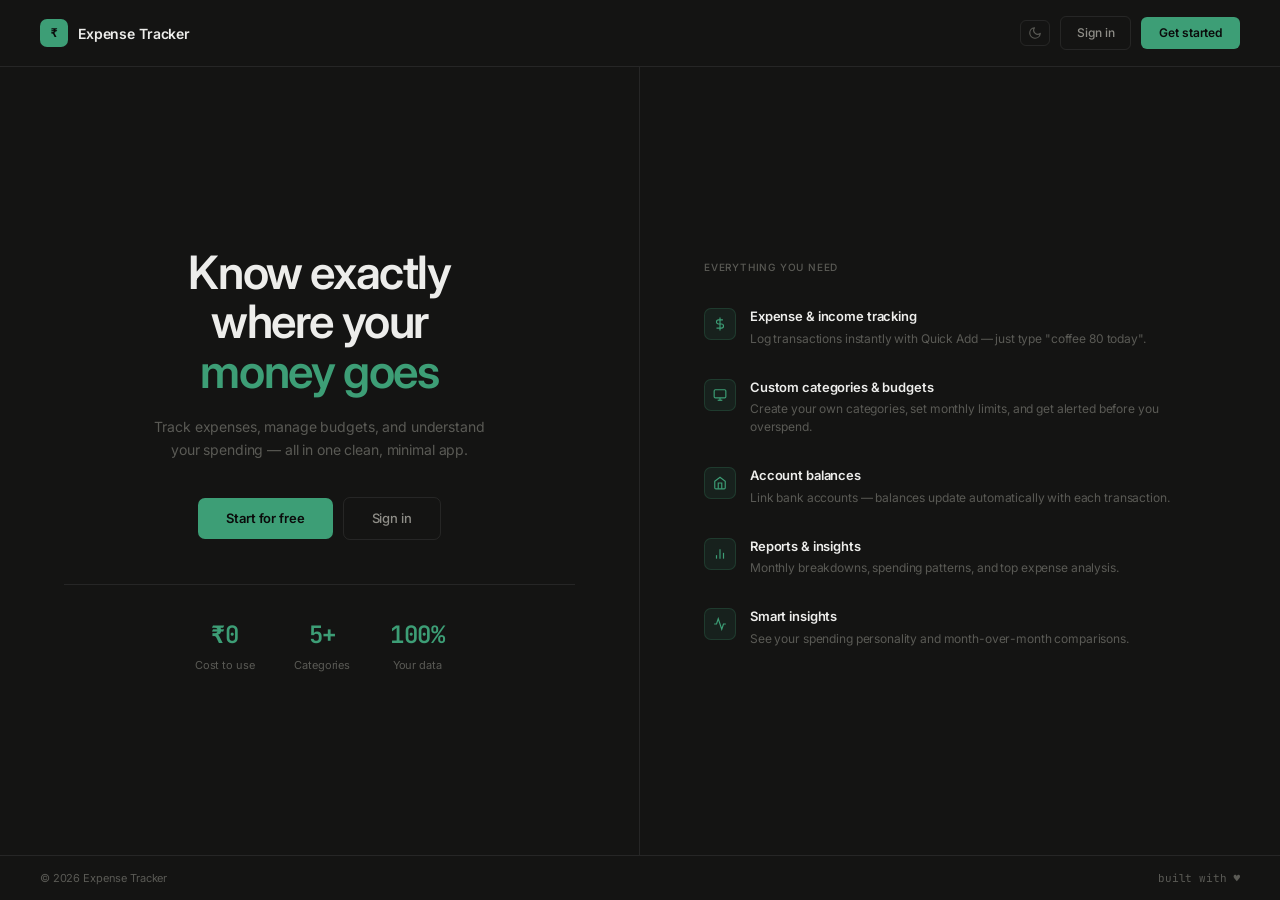
<file: templates/landing.html>
<!DOCTYPE html>
<html lang="en" data-theme="dark">
<head>
    <meta charset="UTF-8">
    <meta name="viewport" content="width=device-width, initial-scale=1.0">
    <title>Expense Tracker</title>
    <link rel="preconnect" href="https://fonts.googleapis.com">
    <link rel="preconnect" href="https://fonts.gstatic.com" crossorigin>
    <link href="https://fonts.googleapis.com/css2?family=Inter:wght@300;400;500;600&family=JetBrains+Mono:wght@400;500;600&display=swap" rel="stylesheet">
    <link rel="stylesheet" href="/static/style.css">
    <style>
        html, body {
            height: 100%;
            overflow: hidden !important;
            font-family: var(--sans);
            background: var(--bg);
            color: var(--text);
        }

        .page {
            height: 100vh;
            display: flex;
            flex-direction: column;
        }

        /* NAV */
        nav {
            display: flex;
            align-items: center;
            justify-content: space-between;
            padding: 16px 40px;
            border-bottom: 0.5px solid var(--border);
            flex-shrink: 0;
        }

        .nav-logo { display: flex; align-items: center; gap: 10px; }

        .nav-icon {
            width: 28px; height: 28px;
            background: var(--accent); border-radius: 7px;
            display: flex; align-items: center; justify-content: center;
            font-family: var(--mono); font-size: 12px; font-weight: 600; color: #0a0a0a;
        }

        .nav-title { font-size: 14px; font-weight: 600; color: var(--text); }

        .nav-right { display: flex; align-items: center; gap: 10px; }

        .nav-theme {
            background: none; border: 0.5px solid var(--border);
            border-radius: 6px; padding: 5px 7px; cursor: pointer;
            color: var(--text3); display: flex; align-items: center;
        }
        .nav-theme:hover { color: var(--text); }

        .btn-ghost {
            padding: 7px 16px; background: none;
            border: 0.5px solid var(--border); border-radius: 6px;
            font-size: 12px; font-weight: 500; color: var(--text2);
            cursor: pointer; text-decoration: none; transition: border-color 0.15s, color 0.15s;
        }
        .btn-ghost:hover { border-color: var(--accent); color: var(--accent); }

        .btn-primary {
            padding: 7px 18px; background: var(--accent); border: none;
            border-radius: 6px; font-size: 12px; font-weight: 600;
            color: #0a0a0a; cursor: pointer; text-decoration: none; transition: background 0.15s;
        }
        .btn-primary:hover { background: var(--accent2); }

        /* MAIN */
        .main {
            flex: 1;
            display: grid;
            grid-template-columns: 1fr 1fr;
            grid-template-rows: 1fr;
            min-height: 0;
        }

        /* LEFT: HERO */
        .hero {
            display: flex;
            flex-direction: column;
            justify-content: center;
            align-items: center;
            text-align: center;
            padding: 40px 64px;
            border-right: 0.5px solid var(--border);
        }

        .hero-headline {
            font-size: 46px; font-weight: 600; line-height: 1.08;
            letter-spacing: -0.03em; color: var(--text); margin-bottom: 18px;
        }
        .hero-headline span { color: var(--accent); }

        .hero-sub {
            font-size: 14px; color: var(--text3); line-height: 1.65;
            max-width: 340px; margin-bottom: 36px;
        }

        .hero-ctas { display: flex; gap: 10px; align-items: center; margin-bottom: 44px; }

        .btn-hero {
            padding: 11px 28px; background: var(--accent); border: none;
            border-radius: 7px; font-size: 13px; font-weight: 600;
            color: #0a0a0a; cursor: pointer; text-decoration: none; transition: background 0.15s;
        }
        .btn-hero:hover { background: var(--accent2); }

        .btn-hero-ghost {
            padding: 11px 28px; background: none;
            border: 0.5px solid var(--border); border-radius: 7px;
            font-size: 13px; font-weight: 500; color: var(--text2);
            cursor: pointer; text-decoration: none; transition: border-color 0.15s, color 0.15s;
        }
        .btn-hero-ghost:hover { border-color: var(--text2); color: var(--text); }

        .hero-stats {
            display: flex; gap: 40px;
            padding-top: 32px;
            border-top: 0.5px solid var(--border);
            width: 100%; justify-content: center;
        }

        .hero-stat-val {
            font-family: var(--mono); font-size: 24px; font-weight: 600;
            color: var(--accent); letter-spacing: -0.02em; margin-bottom: 4px;
        }
        .hero-stat-label { font-size: 11px; color: var(--text3); }

        /* RIGHT: FEATURES */
        .features {
            display: flex;
            flex-direction: column;
            justify-content: center;
            padding: 40px 48px;
            gap: 2px;
        }

        .features-label {
            font-size: 10px; font-weight: 500; letter-spacing: 0.08em;
            text-transform: uppercase; color: var(--text3); margin-bottom: 16px;
            padding-left: 16px;
        }

        .feature-row {
            display: flex; align-items: flex-start; gap: 14px;
            padding: 14px 16px; border-radius: 8px;
            transition: background 0.15s;
        }
        .feature-row:hover { background: var(--panel2); }

        .feature-icon {
            width: 32px; height: 32px; flex-shrink: 0;
            background: var(--accent-bg); border: 0.5px solid var(--accent-border);
            border-radius: 7px; display: flex; align-items: center;
            justify-content: center; color: var(--accent); margin-top: 1px;
        }

        .feature-title { font-size: 13px; font-weight: 600; color: var(--text); margin-bottom: 3px; }
        .feature-desc { font-size: 12px; color: var(--text3); line-height: 1.5; }

        /* FOOTER */
        footer {
            border-top: 0.5px solid var(--border);
            padding: 14px 40px;
            display: flex; align-items: center; justify-content: space-between;
            flex-shrink: 0;
        }

        .footer-left { font-size: 11px; color: var(--text3); }
        .footer-right { font-size: 11px; color: var(--text3); font-family: var(--mono); }
    </style>
</head>
<body>
<div class="page">

    <!-- NAV -->
    <nav>
        <div class="nav-logo">
            <div class="nav-icon">₹</div>
            <span class="nav-title">Expense Tracker</span>
        </div>
        <div class="nav-right">
            <button class="nav-theme" onclick="toggleTheme()">
                <svg id="theme-icon" width="14" height="14" viewBox="0 0 24 24" fill="none" stroke="currentColor" stroke-width="2" stroke-linecap="round" stroke-linejoin="round"></svg>
            </button>
            <a href="/login" class="btn-ghost">Sign in</a>
            <a href="/register" class="btn-primary">Get started</a>
        </div>
    </nav>

    <!-- MAIN -->
    <div class="main">

        <!-- LEFT: HERO -->
        <div class="hero">
            <h1 class="hero-headline">Know exactly<br>where your<br><span>money goes</span></h1>
            <p class="hero-sub">Track expenses, manage budgets, and understand your spending — all in one clean, minimal app.</p>
            <div class="hero-ctas">
                <a href="/register" class="btn-hero">Start for free</a>
                <a href="/login" class="btn-hero-ghost">Sign in</a>
            </div>
            <div class="hero-stats">
                <div>
                    <div class="hero-stat-val">₹0</div>
                    <div class="hero-stat-label">Cost to use</div>
                </div>
                <div>
                    <div class="hero-stat-val">5+</div>
                    <div class="hero-stat-label">Categories</div>
                </div>
                <div>
                    <div class="hero-stat-val">100%</div>
                    <div class="hero-stat-label">Your data</div>
                </div>
            </div>
        </div>

        <!-- RIGHT: FEATURES -->
        <div class="features">
            <div class="features-label">Everything you need</div>

            <div class="feature-row">
                <div class="feature-icon">
                    <svg width="14" height="14" viewBox="0 0 24 24" fill="none" stroke="currentColor" stroke-width="2"><line x1="12" y1="1" x2="12" y2="23"/><path d="M17 5H9.5a3.5 3.5 0 0 0 0 7h5a3.5 3.5 0 0 1 0 7H6"/></svg>
                </div>
                <div>
                    <div class="feature-title">Expense & income tracking</div>
                    <div class="feature-desc">Log transactions instantly with Quick Add — just type "coffee 80 today".</div>
                </div>
            </div>

            <div class="feature-row">
                <div class="feature-icon">
                    <svg width="14" height="14" viewBox="0 0 24 24" fill="none" stroke="currentColor" stroke-width="2"><rect x="2" y="3" width="20" height="14" rx="2"/><line x1="8" y1="21" x2="16" y2="21"/><line x1="12" y1="17" x2="12" y2="21"/></svg>
                </div>
                <div>
                    <div class="feature-title">Custom categories & budgets</div>
                    <div class="feature-desc">Create your own categories, set monthly limits, and get alerted before you overspend.</div>
                </div>
            </div>

            <div class="feature-row">
                <div class="feature-icon">
                    <svg width="14" height="14" viewBox="0 0 24 24" fill="none" stroke="currentColor" stroke-width="2"><path d="M3 9l9-7 9 7v11a2 2 0 0 1-2 2H5a2 2 0 0 1-2-2z"/><polyline points="9 22 9 12 15 12 15 22"/></svg>
                </div>
                <div>
                    <div class="feature-title">Account balances</div>
                    <div class="feature-desc">Link bank accounts — balances update automatically with each transaction.</div>
                </div>
            </div>

            <div class="feature-row">
                <div class="feature-icon">
                    <svg width="14" height="14" viewBox="0 0 24 24" fill="none" stroke="currentColor" stroke-width="2"><line x1="18" y1="20" x2="18" y2="10"/><line x1="12" y1="20" x2="12" y2="4"/><line x1="6" y1="20" x2="6" y2="14"/></svg>
                </div>
                <div>
                    <div class="feature-title">Reports & insights</div>
                    <div class="feature-desc">Monthly breakdowns, spending patterns, and top expense analysis.</div>
                </div>
            </div>

            <div class="feature-row">
                <div class="feature-icon">
                    <svg width="14" height="14" viewBox="0 0 24 24" fill="none" stroke="currentColor" stroke-width="2"><polyline points="22 12 18 12 15 21 9 3 6 12 2 12"/></svg>
                </div>
                <div>
                    <div class="feature-title">Smart insights</div>
                    <div class="feature-desc">See your spending personality and month-over-month comparisons.</div>
                </div>
            </div>
        </div>

    </div>

    <!-- FOOTER -->
    <footer>
        <div class="footer-left">© 2026 Expense Tracker</div>
        <div class="footer-right">built with ♥</div>
    </footer>

</div>

<script>
    const saved = localStorage.getItem('theme') || 'dark';
    document.documentElement.setAttribute('data-theme', saved);
    updateThemeIcon(saved === 'dark');

    function updateThemeIcon(isDark) {
        const icon = document.getElementById('theme-icon');
        if (!icon) return;
        if (isDark) {
            icon.innerHTML = '<path d="M21 12.79A9 9 0 1 1 11.21 3 7 7 0 0 0 21 12.79z"/>';
        } else {
            icon.innerHTML = '<circle cx="12" cy="12" r="5"/><line x1="12" y1="1" x2="12" y2="3"/><line x1="12" y1="21" x2="12" y2="23"/><line x1="4.22" y1="4.22" x2="5.64" y2="5.64"/><line x1="18.36" y1="18.36" x2="19.78" y2="19.78"/><line x1="1" y1="12" x2="3" y2="12"/><line x1="21" y1="12" x2="23" y2="12"/><line x1="4.22" y1="19.78" x2="5.64" y2="18.36"/><line x1="18.36" y1="5.64" x2="19.78" y2="4.22"/>';
        }
    }

    function toggleTheme() {
        const html = document.documentElement;
        const next = html.getAttribute('data-theme') === 'dark' ? 'light' : 'dark';
        html.setAttribute('data-theme', next);
        localStorage.setItem('theme', next);
        updateThemeIcon(next === 'dark');
    }
</script>
</body>
</html>
</file>
<file: static/style.css>
@import url('https://fonts.googleapis.com/css2?family=JetBrains+Mono:wght@400;500;600&family=Inter:wght@400;500;600&display=swap');

:root {
    --bg: #f7f6f3;
    --panel: #ffffff;
    --panel2: #f3f2ef;
    --panel3: #eceae4;
    --border: rgba(0,0,0,0.09);
    --border2: rgba(0,0,0,0.06);
    --accent: #1a7f5a;
    --accent2: #15694a;
    --accent-bg: #eef6f1;
    --accent-border: rgba(26,127,90,0.2);
    --danger: #c0392b;
    --danger-bg: #fdf0ee;
    --warning: #b07800;
    --warning-bg: #fdf6e3;
    --success: #1a7f5a;
    --income: #1a7f5a;
    --income-bg: rgba(26,127,90,0.08);
    --income-border: rgba(26,127,90,0.2);
    --text: #111110;
    --text2: #605f5b;
    --text3: #a0a09a;
    --font: 'Inter', -apple-system, BlinkMacSystemFont, sans-serif;
    --mono: 'JetBrains Mono', 'Fira Code', monospace;
    --sans: 'Inter', -apple-system, BlinkMacSystemFont, sans-serif;
    --radius: 8px;
    --radius-lg: 12px;
}

[data-theme="dark"] {
    --bg: #141413;
    --panel: #1c1c1b;
    --panel2: #242422;
    --panel3: #2c2c2a;
    --border: rgba(255,255,255,0.08);
    --border2: rgba(255,255,255,0.05);
    --accent: #3d9e76;
    --accent2: #348a66;
    --accent-bg: rgba(61,158,118,0.1);
    --accent-border: rgba(61,158,118,0.2);
    --danger: #d95f52;
    --danger-bg: rgba(217,95,82,0.1);
    --warning: #c9972a;
    --warning-bg: rgba(201,151,42,0.1);
    --success: #3d9e76;
    --income: #3d9e76;
    --income-bg: rgba(61,158,118,0.1);
    --income-border: rgba(61,158,118,0.2);
    --text: #ededeb;
    --text2: #8f8e88;
    --text3: #5a5a55;
    --font: 'Inter', -apple-system, BlinkMacSystemFont, sans-serif;
    --mono: 'JetBrains Mono', 'Fira Code', monospace;
    --sans: 'Inter', -apple-system, BlinkMacSystemFont, sans-serif;
    --radius: 8px;
    --radius-lg: 12px;
}
* { margin: 0; padding: 0; box-sizing: border-box; }

html, body {
    height: 100%;
    overflow: hidden;
    font-family: var(--sans);
    background: var(--bg);
    color: var(--text);
    font-size: 13px;
    line-height: 1.5;
    letter-spacing: -0.01em;
    -webkit-font-smoothing: antialiased;
}

.app {
    display: grid;
    grid-template-rows: 48px 40px 38px 1fr;
    height: 100vh;
    overflow: hidden;
}

/* ===== TOPBAR ===== */
.topbar {
    height: 48px;
    background: var(--panel);
    border-bottom: 0.5px solid var(--border);
    display: flex;
    align-items: center;
    justify-content: space-between;
    padding: 0 20px;
    position: sticky;
    top: 0;
    z-index: 100;
    gap: 10px;
}

.topbar-left { display: flex; align-items: center; gap: 10px; }

.app-icon {
    width: 26px;
    height: 26px;
    background: var(--accent);
    border-radius: 7px;
    display: flex;
    align-items: center;
    justify-content: center;
    font-size: 12px;
    font-weight: 600;
    color: white;
    letter-spacing: -0.05em;
    flex-shrink: 0;
}

.app-title { font-size: 13px; font-weight: 500; letter-spacing: -0.02em; color: var(--text); }
.topbar-right { display: flex; align-items: center; gap: 8px; }

.topbar-btn {
    height: 28px;
    padding: 0 11px;
    border: 0.5px solid var(--border);
    border-radius: var(--radius);
    background: transparent;
    color: var(--text2);
    font-size: 12px;
    font-weight: 400;
    font-family: var(--sans);
    cursor: pointer;
    text-decoration: none;
    display: inline-flex;
    align-items: center;
    gap: 6px;
    transition: all 0.15s;
    white-space: nowrap;
}

.topbar-btn:hover { background: var(--panel2); color: var(--text); }

.theme-btn { font-size: 14px; padding: 0 8px; }

/* ===== NLBAR ===== */
.nlbar {
    background: var(--panel);
    border-bottom: 0.5px solid var(--border);
    display: flex;
    align-items: center;
    gap: 8px;
    padding: 5px 20px;
}

.nl-label {
    font-size: 11px;
    font-weight: 500;
    letter-spacing: 0.04em;
    text-transform: uppercase;
    color: var(--text3);
    white-space: nowrap;
}

.nl-input {
    flex: 1;
    max-width: 340px;
    height: 28px;
    padding: 0 10px;
    background: var(--panel2);
    border: 0.5px solid var(--border);
    border-radius: var(--radius);
    color: var(--text);
    font-size: 12px;
    font-family: var(--sans);
    outline: none;
    transition: border-color 0.15s;
}

.nl-input:focus { border-color: var(--accent); }
.nl-input::placeholder { color: var(--text3); }

.nl-btn {
    height: 28px;
    padding: 0 12px;
    background: var(--accent);
    border: none;
    border-radius: var(--radius);
    color: white;
    font-size: 12px;
    font-weight: 500;
    cursor: pointer;
    font-family: var(--sans);
    transition: opacity 0.15s;
}

.nl-btn:hover { opacity: 0.85; }
.nl-hint { font-size: 11px; color: var(--text3); }
.nl-hint span { color: var(--accent); }

/* ===== TABBAR ===== */
.tabbar {
    background: var(--panel);
    border-bottom: 0.5px solid var(--border);
    display: flex;
    align-items: stretch;
    padding: 0 20px;
    gap: 0;
}

.tab {
    padding: 0 14px;
    font-size: 12px;
    font-weight: 400;
    color: var(--text3);
    cursor: pointer;
    border-bottom: 1.5px solid transparent;
    display: flex;
    align-items: center;
    gap: 6px;
    transition: all 0.15s;
    background: none;
    border-top: none;
    border-left: none;
    border-right: none;
    font-family: var(--sans);
    white-space: nowrap;
}

.tab:hover { color: var(--text2); }
.tab.active { color: var(--text); font-weight: 500; border-bottom-color: var(--accent); }

.tab-count {
    display: inline-flex;
    align-items: center;
    justify-content: center;
    min-width: 16px;
    height: 16px;
    padding: 0 4px;
    background: var(--panel2);
    border: 0.5px solid var(--border);
    border-radius: 4px;
    font-size: 10px;
    font-weight: 500;
    color: var(--text3);
    font-family: var(--mono);
}

.content { overflow: hidden; position: relative; }
.tab-panel { display: none; height: 100%; overflow: hidden; }
.tab-panel.active { display: block; height: 100%; }

/* ===== OVERVIEW ===== */
.overview-grid {
    display: grid;
    grid-template-columns: 1fr 1fr 1fr;
    grid-template-rows: auto minmax(240px, 1fr) auto;
    grid-template-areas:
        "income   expenses  net"
        "chart    chart     insights"
        "activity activity  compare";
    gap: 12px;
    padding: 16px;
    overflow-y: auto;
    height: 100%;
    background: var(--bg);
    box-sizing: border-box;
}

.overview-grid::-webkit-scrollbar { width: 4px; }
.overview-grid::-webkit-scrollbar-thumb { background: var(--border2); border-radius: 2px; }

/* Overview grid areas */
.ov-income   { grid-area: income; }
.ov-expenses { grid-area: expenses; }
.ov-net      { grid-area: net; }
.ov-chart    { grid-area: chart; display: flex; flex-direction: column; min-height: 0; }
.ov-insights { grid-area: insights; display: flex; flex-direction: column; overflow: hidden; }
.ov-activity { grid-area: activity; display: flex; flex-direction: column; overflow: hidden; }
.ov-compare  { grid-area: compare; }

/* Stat card content */
.ov-stat-wrap { padding: 18px 20px; }
.ov-stat-label {
    font-size: 10px;
    font-weight: 500;
    letter-spacing: 0.07em;
    text-transform: uppercase;
    color: var(--text3);
    margin-bottom: 10px;
}
.ov-stat-value {
    font-family: var(--mono);
    font-size: 26px;
    font-weight: 500;
    letter-spacing: -0.02em;
    line-height: 1;
    margin-bottom: 6px;
}
.ov-stat-sub { font-size: 11px; color: var(--text3); }
.ov-default-acct {
    margin-top: 10px;
    padding-top: 10px;
    border-top: 0.5px solid var(--border);
    font-size: 11px;
    color: var(--text2);
    display: flex;
    align-items: center;
    gap: 5px;
    font-family: var(--mono);
}
.ov-default-dot {
    width: 6px;
    height: 6px;
    border-radius: 50%;
    background: var(--accent);
    flex-shrink: 0;
}

/* Default account badge in accounts table */
.default-badge {
    display: inline-block;
    margin-left: 6px;
    padding: 1px 6px;
    background: var(--accent-bg);
    border: 0.5px solid var(--accent-border);
    border-radius: 3px;
    font-size: 10px;
    font-weight: 500;
    letter-spacing: 0.04em;
    color: var(--accent);
    text-transform: uppercase;
    vertical-align: middle;
}

/* Chart card body */
.ov-chart-body {
    flex: 1;
    display: flex;
    align-items: center;
    justify-content: center;
    padding: 16px;
    min-height: 0;
}
.ov-chart-body canvas { max-width: 220px; max-height: 220px; }

/* Scrollable inner bodies */
.ov-insights-scroll,
.ov-activity-scroll {
    flex: 1;
    overflow-y: auto;
    min-height: 0;
}
.ov-insights-scroll::-webkit-scrollbar,
.ov-activity-scroll::-webkit-scrollbar { width: 3px; }
.ov-insights-scroll::-webkit-scrollbar-thumb,
.ov-activity-scroll::-webkit-scrollbar-thumb { background: var(--border2); border-radius: 2px; }

.stat-block {
    padding: 16px 20px;
    display: flex;
    flex-direction: column;
    justify-content: space-between;
}

.stat-block.accent-left { border-left: 2px solid var(--accent); }

.stat-key {
    font-size: 11px;
    font-weight: 500;
    letter-spacing: 0.05em;
    text-transform: uppercase;
    color: var(--text3);
    margin-bottom: 6px;
}

.stat-val {
    font-size: 26px;
    font-weight: 500;
    letter-spacing: -0.03em;
    color: var(--text);
    line-height: 1;
    margin-bottom: 4px;
}

.stat-sub { font-size: 11px; color: var(--text3); }

.insight-block {
    grid-column: 4;
    grid-row: 1 / 4;
    border-left: 0.5px solid var(--border);
    background: var(--panel) !important;
    display: flex;
    flex-direction: column;
    overflow: hidden;
}

.block-header {
    padding: 10px 16px;
    border-bottom: 0.5px solid var(--border);
    font-size: 11px;
    font-weight: 500;
    letter-spacing: 0.05em;
    text-transform: uppercase;
    color: var(--text3);
    display: flex;
    justify-content: space-between;
    align-items: center;
    flex-shrink: 0;
}

.block-body {
    flex: 1;
    overflow-y: auto;
    padding: 4px 0;
}

.block-body::-webkit-scrollbar { width: 3px; }
.block-body::-webkit-scrollbar-thumb { background: var(--border2); border-radius: 2px; }

.personality-row {
    padding: 12px 16px;
    border-bottom: 0.5px solid var(--border);
    display: flex;
    align-items: center;
    gap: 10px;
}

.personality-icon { font-size: 20px; flex-shrink: 0; }
.personality-info {}
.personality-title { font-size: 12px; font-weight: 500; color: var(--text); }
.personality-desc { font-size: 11px; color: var(--text2); margin-top: 2px; line-height: 1.4; }

.streak-row {
    padding: 10px 16px;
    border-bottom: 0.5px solid var(--border);
    display: flex;
    justify-content: space-between;
    align-items: center;
}

.streak-label { font-size: 12px; color: var(--text2); }
.streak-val { font-family: var(--mono); font-size: 14px; color: var(--accent); font-weight: 500; }

.insight-row {
    padding: 8px 16px;
    border-bottom: 0.5px solid var(--border);
    display: flex;
    gap: 8px;
    align-items: flex-start;
}

.insight-row:last-child { border-bottom: none; }
.insight-bullet { width: 4px; height: 4px; border-radius: 50%; background: var(--accent); margin-top: 6px; flex-shrink: 0; }
.insight-text { font-size: 12px; color: var(--text2); line-height: 1.5; }

.chart-block {
    grid-column: 1 / 3;
    grid-row: 2;
    display: flex;
    flex-direction: column;
}

.chart-inner {
    flex: 1;
    padding: 12px 20px;
    display: flex;
    align-items: center;
    justify-content: center;
}

.activity-block {
    grid-column: 3;
    grid-row: 2 / 4;
    display: flex;
    flex-direction: column;
    border-left: 0.5px solid var(--border);
}

.activity-item {
    padding: 9px 16px;
    border-bottom: 0.5px solid var(--border);
    display: flex;
    justify-content: space-between;
    align-items: center;
    gap: 12px;
    transition: background 0.1s;
}

.activity-item:hover { background: var(--panel2); }
.activity-name { font-size: 12px; color: var(--text); font-weight: 500; }
.activity-date { font-size: 11px; color: var(--text3); font-family: var(--mono); }
.activity-amount { font-family: var(--mono); font-size: 12px; font-weight: 500; white-space: nowrap; }

.compare-block {
    grid-column: 1 / 3;
    grid-row: 3;
    display: flex;
    flex-direction: column;
}

.compare-inner {
    flex: 1;
    padding: 10px 20px;
    display: flex;
    align-items: center;
    gap: 24px;
}

.compare-month { flex: 1; }
.compare-label { font-size: 10px; color: var(--text3); letter-spacing: 0.6px; text-transform: uppercase; margin-bottom: 6px; }
.compare-bar-wrap { height: 3px; background: var(--panel3); border-radius: 2px; overflow: hidden; margin-bottom: 4px; }
.compare-bar { height: 100%; background: var(--accent); border-radius: 2px; transition: width 0.6s ease; }
.compare-bar.prev { background: var(--text3); }
.compare-val { font-family: var(--mono); font-size: 12px; color: var(--text); }

.compare-diff {
    font-size: 11px;
    padding: 3px 8px;
    border-radius: var(--radius);
    font-family: var(--mono);
    white-space: nowrap;
}

.diff-up { background: var(--danger-bg); color: var(--danger); }
.diff-down { background: var(--accent-bg); color: var(--accent); }
.diff-same { background: var(--panel2); color: var(--text3); }

/* ===== EXPENSES ===== */
.expenses-layout {
    display: grid;
    grid-template-columns: 220px 1fr;
    gap: 12px;
    padding: 16px;
    height: 100%;
    background: var(--bg);
    overflow: hidden;
}

.exp-sidebar {
    background: var(--panel);
    display: flex;
    flex-direction: column;
    overflow: hidden;
}

.exp-form {
    display: flex;
    flex-direction: column;
    gap: 8px;
    padding: 12px;
    border-bottom: 0.5px solid var(--border);
    flex-shrink: 0;
    overflow-y: auto;
}

.exp-form::-webkit-scrollbar { width: 3px; }
.exp-form::-webkit-scrollbar-thumb { background: var(--border2); border-radius: 2px; }

.field-group { display: flex; flex-direction: column; gap: 4px; }

.field-lbl {
    font-size: 11px;
    font-weight: 500;
    letter-spacing: 0.04em;
    text-transform: uppercase;
    color: var(--text3);
    margin-top: 12px;
}

.field-group:first-of-type .field-lbl { margin-top: 0; }

.field-input {
    height: 32px;
    padding: 0 10px;
    background: var(--panel2);
    border: 0.5px solid var(--border);
    border-radius: var(--radius);
    color: var(--text);
    font-size: 12px;
    font-family: var(--sans);
    width: 100%;
    transition: border-color 0.15s;
    appearance: auto;
}

.field-input:focus { outline: none; border-color: var(--accent); }
.field-input::placeholder { color: var(--text3); }

.add-btn {
    width: 100%;
    height: 32px;
    margin-top: 14px;
    background: var(--accent);
    color: white;
    border: none;
    border-radius: var(--radius);
    font-size: 12px;
    font-weight: 500;
    font-family: var(--sans);
    cursor: pointer;
    transition: opacity 0.15s;
}

.add-btn:hover { opacity: 0.85; }

.exp-main { background: var(--bg); display: flex; flex-direction: column; overflow: hidden; }

.exp-filterbar {
    padding: 7px 16px;
    border-bottom: 0.5px solid var(--border);
    display: flex;
    gap: 8px;
    align-items: center;
    flex-shrink: 0;
    background: var(--panel);
}

.exp-filterbar form { display: contents; }

.filter-input {
    flex: 1;
    height: 28px;
    padding: 0 10px;
    background: var(--panel2);
    border: 0.5px solid var(--border);
    border-radius: var(--radius);
    color: var(--text);
    font-size: 12px;
    font-family: var(--sans);
    min-width: 0;
    outline: none;
    transition: border-color 0.15s;
}

.filter-input:focus { border-color: var(--accent); }
.filter-input::placeholder { color: var(--text3); }

.filter-submit {
    height: 28px;
    padding: 0 11px;
    background: var(--panel2);
    border: 0.5px solid var(--border);
    color: var(--text2);
    border-radius: var(--radius);
    font-size: 12px;
    font-family: var(--sans);
    cursor: pointer;
    white-space: nowrap;
    transition: all 0.15s;
}

.filter-submit:hover { border-color: var(--accent); color: var(--accent); }
.filter-clear { font-size: 12px; color: var(--text3); text-decoration: none; padding: 0 8px; display: inline-flex; align-items: center; height: 28px; }
.filter-clear:hover { color: var(--text2); }

.exp-table-wrap { flex: 1; overflow-y: auto; }
.exp-table-wrap::-webkit-scrollbar { width: 3px; }
.exp-table-wrap::-webkit-scrollbar-thumb { background: var(--border2); border-radius: 2px; }

table { width: 100%; border-collapse: collapse; }

thead th {
    padding: 7px 16px;
    font-size: 10px;
    font-weight: 500;
    letter-spacing: 0.07em;
    text-transform: uppercase;
    color: var(--text3);
    text-align: left;
    border-bottom: 0.5px solid var(--border);
    background: var(--panel);
    position: sticky;
    top: 0;
}

tbody tr { border-bottom: 0.5px solid var(--border); transition: background 0.1s; }
tbody tr:hover td { background: var(--panel2); }
tbody td { padding: 9px 16px; font-size: 12px; vertical-align: middle; }

.td-name { font-weight: 500; color: var(--text); }
.td-amount { font-family: var(--mono); color: var(--accent); font-weight: 500; font-size: 12px; text-align: right; }
.td-date { font-family: var(--mono); font-size: 11px; color: var(--text3); }
.td-actions { text-align: right; white-space: nowrap; }

.row-edit {
    height: 24px;
    padding: 0 9px;
    background: transparent;
    border: 0.5px solid var(--border);
    color: var(--text3);
    border-radius: var(--radius);
    font-size: 11px;
    font-weight: 400;
    cursor: pointer;
    text-decoration: none;
    margin-right: 4px;
    transition: all 0.15s;
    font-family: var(--sans);
    display: inline-flex;
    align-items: center;
}

.row-edit:hover { background: var(--panel2); color: var(--text); }

.row-del {
    height: 24px;
    padding: 0 9px;
    background: transparent;
    border: 0.5px solid var(--border);
    color: var(--text3);
    border-radius: var(--radius);
    font-size: 11px;
    font-weight: 400;
    cursor: pointer;
    transition: all 0.15s;
    font-family: var(--sans);
    display: inline-flex;
    align-items: center;
}

.row-del:hover { border-color: var(--danger); color: var(--danger); background: var(--danger-bg); }

/* ===== BADGES ===== */
.badge {
    display: inline-flex;
    align-items: center;
    height: 18px;
    padding: 0 6px;
    border-radius: 4px;
    font-size: 10px;
    font-weight: 500;
    letter-spacing: 0.04em;
    text-transform: uppercase;
    border: 0.5px solid transparent;
}

/* Light mode badge defaults */
.badge-food { background: #fef3e2; color: #92600a; border-color: rgba(146,96,10,0.2); }
.badge-transport { background: #e8f0fe; color: #1a56b0; border-color: rgba(26,86,176,0.2); }
.badge-shopping { background: #f3e8ff; color: #7c3aed; border-color: rgba(124,58,237,0.2); }
.badge-health { background: #e6f4ea; color: #1a6b35; border-color: rgba(26,107,53,0.2); }
.badge-other { background: var(--panel2); color: var(--text3); border-color: var(--border); }

/* Dark mode badge overrides */
[data-theme="dark"] .badge-food { background: #2d1f0a; color: #e8a040; border-color: rgba(232,160,64,0.2); }
[data-theme="dark"] .badge-transport { background: #0a1f2d; color: #4098e8; border-color: rgba(64,152,232,0.2); }
[data-theme="dark"] .badge-shopping { background: #1f0a2d; color: #a040e8; border-color: rgba(160,64,232,0.2); }
[data-theme="dark"] .badge-health { background: #0a2d1a; color: #40c870; border-color: rgba(64,200,112,0.2); }
[data-theme="dark"] .badge-other { background: var(--panel2); color: var(--text3); border-color: var(--border); }

.recurring-tag {
    font-size: 10px;
    font-family: var(--mono);
    color: var(--accent);
    background: var(--accent-bg);
    border: 0.5px solid var(--accent-border);
    padding: 1px 5px;
    border-radius: 3px;
    margin-left: 5px;
}

.no-data { text-align: center; padding: 48px; color: var(--text3); font-size: 12px; }

/* ===== BUDGET ===== */
.budget-layout {
    display: grid;
    grid-template-columns: 1fr 1fr;
    gap: 12px;
    padding: 16px;
    height: 100%;
    background: var(--bg);
    overflow-y: auto;
}

.budget-layout::-webkit-scrollbar { width: 4px; }
.budget-layout::-webkit-scrollbar-thumb { background: var(--border2); border-radius: 2px; }

.budget-block { display: flex; flex-direction: column; overflow: hidden; }

.budget-list { flex: 1; overflow-y: auto; padding: 4px 0; }
.budget-list::-webkit-scrollbar { width: 3px; }
.budget-list::-webkit-scrollbar-thumb { background: var(--border2); border-radius: 2px; }

.budget-row { padding: 10px 16px; border-bottom: 0.5px solid var(--border); }
.budget-row:last-child { border-bottom: none; }
.budget-row-top { display: flex; justify-content: space-between; align-items: center; margin-bottom: 6px; }
.budget-cat { font-size: 12px; font-weight: 500; color: var(--text); }
.budget-vals { font-family: var(--mono); font-size: 11px; color: var(--text2); }

.budget-bar-wrap { height: 3px; background: var(--panel3); border-radius: 2px; overflow: hidden; }
.budget-bar { height: 100%; border-radius: 2px; transition: width 0.6s ease; }
.budget-bar.ok { background: var(--accent); }
.budget-bar.warn { background: var(--warning); }
.budget-bar.over { background: var(--danger); }

.budget-pct { font-family: var(--mono); font-size: 10px; margin-top: 3px; }
.pct-ok { color: var(--accent); }
.pct-warn { color: var(--warning); }
.pct-over { color: var(--danger); }

.budget-form {
    padding: 10px 16px;
    border-top: 0.5px solid var(--border);
    display: flex;
    gap: 8px;
    align-items: center;
    background: var(--panel);
    flex-shrink: 0;
}

.budget-form select,
.budget-form input {
    padding: 5px 8px;
    background: var(--panel2);
    border: 0.5px solid var(--border);
    border-radius: var(--radius);
    color: var(--text);
    font-size: 12px;
    font-family: var(--sans);
}

.budget-form select:focus,
.budget-form input:focus { outline: none; border-color: var(--accent); }

.budget-submit {
    height: 30px;
    padding: 0 14px;
    background: var(--accent);
    color: white;
    border: none;
    border-radius: var(--radius);
    font-size: 12px;
    font-weight: 500;
    font-family: var(--sans);
    cursor: pointer;
    transition: opacity 0.15s;
}

.budget-submit:hover { opacity: 0.85; }

.afford-block { display: flex; flex-direction: column; overflow: hidden; }

.afford-form {
    padding: 12px 16px;
    border-bottom: 0.5px solid var(--border);
    display: flex;
    flex-direction: column;
    gap: 8px;
    flex-shrink: 0;
}

.afford-row { display: flex; gap: 8px; }

.afford-input {
    flex: 1;
    padding: 7px 10px;
    background: var(--panel2);
    border: 0.5px solid var(--border);
    border-radius: var(--radius);
    color: var(--text);
    font-size: 12px;
    font-family: var(--sans);
}

.afford-input:focus { outline: none; border-color: var(--accent); }
.afford-input::placeholder { color: var(--text3); }

.afford-btn {
    height: 32px;
    padding: 0 14px;
    background: var(--accent);
    color: white;
    border: none;
    border-radius: var(--radius);
    font-size: 12px;
    font-weight: 500;
    font-family: var(--sans);
    cursor: pointer;
    white-space: nowrap;
    transition: opacity 0.15s;
}

.afford-btn:hover { opacity: 0.85; }

.afford-result { flex: 1; overflow-y: auto; padding: 12px 16px; display: none; flex-direction: column; gap: 10px; }
.afford-result.show { display: flex; }

.afford-goal-title { font-size: 12px; font-weight: 500; color: var(--text); padding-bottom: 8px; border-bottom: 0.5px solid var(--border); }

.afford-timeline {
    display: flex;
    align-items: center;
    gap: 12px;
    padding: 10px 12px;
    background: var(--accent-bg);
    border: 0.5px solid var(--accent-border);
    border-radius: var(--radius-lg);
}

.afford-time-val { font-family: var(--mono); font-size: 20px; font-weight: 500; color: var(--accent); }
.afford-time-label { font-size: 11px; color: var(--text2); }

.afford-plans-head {
    font-size: 10px;
    font-weight: 500;
    letter-spacing: 0.8px;
    text-transform: uppercase;
    color: var(--text3);
}

.afford-plan-row {
    display: flex;
    justify-content: space-between;
    align-items: center;
    padding: 8px 10px;
    background: var(--panel2);
    border: 0.5px solid var(--border);
    border-radius: var(--radius);
}

.afford-plan-desc { font-size: 12px; color: var(--text2); }
.afford-plan-time { font-family: var(--mono); font-size: 12px; color: var(--accent); }

/* ===== REPORTS ===== */
.reports-layout {
    display: flex;
    flex-direction: column;
    height: 100%;
    overflow-y: auto;
    background: var(--bg);
    padding: 16px;
    gap: 12px;
}

.reports-layout::-webkit-scrollbar { width: 4px; }
.reports-layout::-webkit-scrollbar-thumb { background: var(--border2); border-radius: 2px; }

.reports-top-row {
    display: grid;
    grid-template-columns: 1fr 1fr 1fr;
    gap: 12px;
}

.reports-mid-row {
    display: grid;
    grid-template-columns: 1fr 1fr;
    gap: 12px;
}

.reports-bottom-row {
    display: grid;
    grid-template-columns: 1fr 1fr;
    gap: 12px;
    padding-bottom: 4px;
    flex: 1;
    min-height: 0;
}

.reports-bottom-row .report-card {
    min-height: 0;
}

.report-card {
    background: var(--panel);
    border: 0.5px solid var(--border);
    border-radius: var(--radius-lg);
    overflow: hidden;
    display: flex;
    flex-direction: column;
    scrollbar-width: none;
}

.report-card::-webkit-scrollbar { display: none; }

.report-card-header {
    padding: 9px 14px;
    border-bottom: 0.5px solid var(--border);
    font-size: 10px;
    font-weight: 500;
    letter-spacing: 0.07em;
    text-transform: uppercase;
    color: var(--text3);
    display: flex;
    justify-content: space-between;
    align-items: center;
}

.report-card-body {
    padding: 12px 14px;
    flex: 1;
}

.report-card-body.no-pad { padding: 0; }

.report-big-number {
    font-size: 24px;
    font-weight: 500;
    letter-spacing: -0.03em;
    color: var(--text);
    line-height: 1;
    margin-bottom: 3px;
}

.report-big-label { font-size: 12px; color: var(--text3); }

.report-two-col { display: grid; grid-template-columns: 1fr 1fr; gap: 12px; }

.report-two-col-label {
    font-size: 10px;
    font-weight: 500;
    letter-spacing: 0.06em;
    text-transform: uppercase;
    color: var(--text3);
    margin-bottom: 6px;
}

.report-two-col-val {
    font-size: 20px;
    font-weight: 500;
    letter-spacing: -0.02em;
    color: var(--text);
}

.report-list-row {
    display: flex;
    align-items: center;
    justify-content: space-between;
    padding: 9px 16px;
    border-bottom: 0.5px solid var(--border2);
    gap: 8px;
    transition: background 0.1s;
}

.report-list-row:last-child { border-bottom: none; }
.report-list-row:hover { background: var(--panel2); }

.report-list-name { font-size: 12px; color: var(--text); font-weight: 500; flex: 1; }
.report-list-date { font-size: 11px; color: var(--text3); font-family: var(--mono); }
.report-list-val { font-size: 12px; font-family: var(--mono); font-weight: 500; color: var(--text); white-space: nowrap; }

.report-cat-row {
    display: flex;
    align-items: center;
    gap: 10px;
    padding: 9px 16px;
    border-bottom: 0.5px solid var(--border2);
    transition: background 0.1s;
}

.report-cat-row:last-child { border-bottom: none; }
.report-cat-row:hover { background: var(--panel2); }
.report-cat-bar-wrap { flex: 1; height: 3px; background: var(--panel3); border-radius: 2px; overflow: hidden; }
.report-cat-bar { height: 3px; background: var(--accent); border-radius: 2px; }
.report-cat-val { font-size: 11px; font-family: var(--mono); color: var(--text2); white-space: nowrap; min-width: 60px; text-align: right; }

.report-chart-wrap { padding: 12px 16px; height: 200px; position: relative; flex: 1; min-height: 0; }

/* ===== TOAST ===== */
.toast {
    position: fixed;
    bottom: 20px;
    right: 20px;
    background: var(--panel);
    border: 0.5px solid var(--accent-border);
    border-radius: var(--radius-lg);
    padding: 10px 16px;
    font-size: 12px;
    color: var(--text);
    display: flex;
    align-items: center;
    gap: 8px;
    z-index: 9999;
    transform: translateY(60px);
    opacity: 0;
    transition: all 0.25s cubic-bezier(0.34,1.56,0.64,1);
    pointer-events: none;
    box-shadow: 0 4px 16px rgba(0,0,0,0.1);
}

[data-theme="dark"] .toast { box-shadow: 0 4px 20px rgba(0,0,0,0.5); }

.toast.show { transform: translateY(0); opacity: 1; }
.toast-dot { width: 6px; height: 6px; border-radius: 50%; background: var(--accent); flex-shrink: 0; }

.toast-income { border-color: var(--income-border); }
.toast-income .toast-dot { background: var(--income); }
.toast-expense { border-color: rgba(192,57,43,0.25); }
.toast-expense .toast-dot { background: var(--danger); }
[data-theme="dark"] .toast-expense { border-color: rgba(217,95,82,0.3); }

/* ===== MODAL ===== */
.modal-overlay {
    position: fixed;
    inset: 0;
    background: rgba(0,0,0,0.35);
    z-index: 1000;
    opacity: 0;
    pointer-events: none;
    transition: opacity 0.18s;
    backdrop-filter: blur(1px);
}
.modal-overlay.show { opacity: 1; pointer-events: all; }

.modal {
    position: fixed;
    top: 50%;
    left: 50%;
    transform: translate(-50%, -46%) scale(0.95);
    width: 420px;
    max-width: calc(100vw - 32px);
    max-height: calc(100vh - 48px);
    background: var(--panel);
    border: 0.5px solid var(--border);
    border-radius: var(--radius-lg);
    z-index: 1001;
    opacity: 0;
    pointer-events: none;
    transition: all 0.2s cubic-bezier(0.34,1.4,0.64,1);
    box-shadow: 0 12px 40px rgba(0,0,0,0.14);
    display: flex;
    flex-direction: column;
    overflow: hidden;
}
[data-theme="dark"] .modal { box-shadow: 0 12px 48px rgba(0,0,0,0.5); }

.modal.show {
    transform: translate(-50%, -50%) scale(1);
    opacity: 1;
    pointer-events: all;
}

.modal-header {
    display: flex;
    justify-content: space-between;
    align-items: center;
    padding: 10px 14px;
    border-bottom: 0.5px solid var(--border);
    font-size: 10px;
    font-weight: 500;
    letter-spacing: 0.07em;
    text-transform: uppercase;
    color: var(--text3);
    flex-shrink: 0;
}

.modal-close {
    background: none;
    border: none;
    cursor: pointer;
    color: var(--text3);
    font-size: 18px;
    line-height: 1;
    padding: 0 2px;
    transition: color 0.15s;
}
.modal-close:hover { color: var(--text); }

.modal-body {
    padding: 12px;
    display: flex;
    flex-direction: column;
    gap: 8px;
    overflow-y: auto;
}

/* ===== ACCOUNTS ===== */
#tab-accounts { height: 100%; }

/* ===== INCOME ===== */
.income-val { color: var(--income) !important; }
.expense-val { color: var(--danger) !important; }

.accent-left-danger { border-left: 2px solid var(--danger); }

.income-header { border-bottom-color: var(--income-border) !important; }
.income-btn { background: var(--accent) !important; border: none !important; color: white !important; }
.income-btn:hover { opacity: 0.85; }

.income-count { background: var(--income-bg) !important; color: var(--income) !important; }

.badge-type-income {
    background: var(--income-bg);
    color: var(--income);
    border-color: var(--income-border);
}
.badge-type-expense {
    background: var(--danger-bg);
    color: var(--danger);
    border-color: rgba(192,57,43,0.15);
}

[data-theme="dark"] .badge-type-expense {
    border-color: rgba(224,108,108,0.2);
}

.badge-income-cat {
    background: var(--income-bg);
    color: var(--income);
    border-color: var(--income-border);
}

/* Income category badges */
.badge-salary { background: var(--accent-bg); color: var(--accent); border-color: var(--accent-border); }
.badge-freelance { background: #e8f0fe; color: #1a56b0; border-color: rgba(26,86,176,0.2); }
.badge-gift { background: #f3e8ff; color: #7c3aed; border-color: rgba(124,58,237,0.2); }
.badge-investment { background: #fef3e2; color: #92600a; border-color: rgba(146,96,10,0.2); }

[data-theme="dark"] .badge-salary { background: var(--accent-bg); color: var(--accent); border-color: var(--accent-border); }
[data-theme="dark"] .badge-freelance { background: #0a1f2d; color: #4098e8; border-color: rgba(64,152,232,0.2); }
[data-theme="dark"] .badge-gift { background: #1f0a2d; color: #a040e8; border-color: rgba(160,64,232,0.2); }
[data-theme="dark"] .badge-investment { background: #2d1f0a; color: #e8a040; border-color: rgba(232,160,64,0.2); }

/* ===== MOBILE ===== */
@media (max-width: 768px) {
    html, body { overflow: auto; }

    .app {
        grid-template-rows: 48px auto auto auto;
        height: auto;
        overflow: visible;
    }

    .nlbar {
        flex-wrap: wrap;
        padding: 8px 12px;
        gap: 6px;
        height: auto;
    }

    .nl-hint { display: none; }
    .nl-input { max-width: 100%; }
    .tabbar { overflow-x: auto; }
    .tabbar::-webkit-scrollbar { display: none; }
    .content { overflow: visible; height: auto; }
    .tab-panel { height: auto; overflow: visible; }
    .tab-panel.active { display: flex; flex-direction: column; }

    .overview-grid {
        grid-template-columns: 1fr;
        grid-template-rows: auto;
        grid-template-areas:
            "income"
            "expenses"
            "net"
            "chart"
            "insights"
            "activity"
            "compare";
        padding: 12px;
        gap: 10px;
        height: auto;
        overflow-y: visible;
    }

    .stat-block { padding: 12px; }
    .stat-val { font-size: 20px; }

    .compare-inner { flex-direction: column; gap: 12px; }

    .expenses-layout {
        grid-template-columns: 1fr;
        height: auto;
        overflow: visible;
        padding: 12px;
    }

    .budget-layout {
        grid-template-columns: 1fr;
        height: auto;
        overflow-y: visible;
        padding: 12px;
    }

    .budget-layout > div[style*="grid-column"] { grid-column: 1 !important; }

    .reports-layout { padding: 12px; gap: 10px; height: auto; overflow-y: visible; }

    .reports-top-row,
    .reports-mid-row,
    .reports-bottom-row { grid-template-columns: 1fr; gap: 10px; }

    .report-chart-wrap { height: 160px; }

    thead th:nth-child(3) { display: none; }
    tbody td:nth-child(3) { display: none; }

    .topbar-btn { display: none; }
    .topbar-btn:last-child { display: block; }
}

@media (max-width: 400px) {
    .stat-val { font-size: 18px; }
}
</file>
